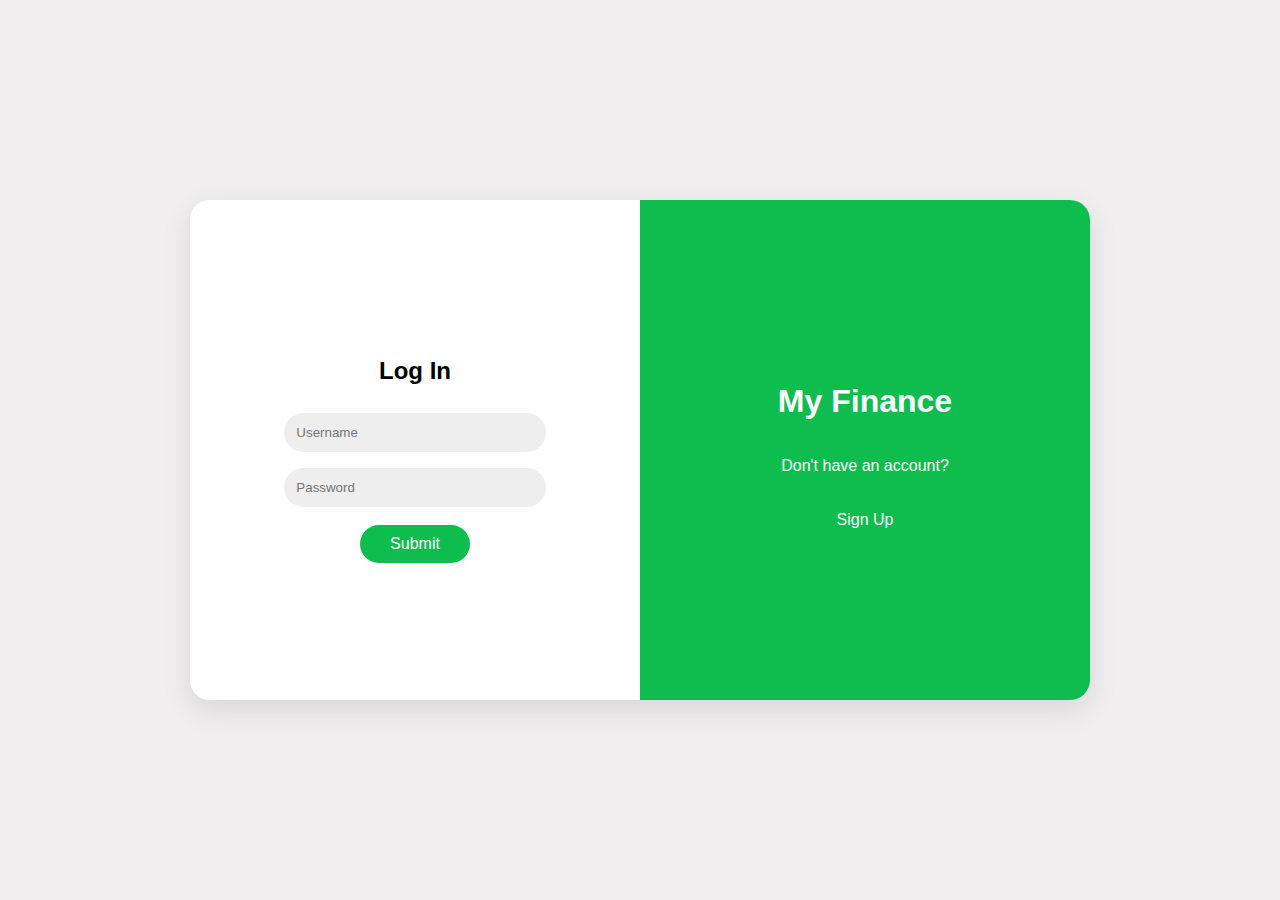
<file: public/index.html>
<!DOCTYPE html>
<html lang="en">
<head>
    <meta charset="UTF-8">
    <meta name="viewport" content="width=device-width, initial-scale=1.0">
    <title>My Finance App</title>
    <link rel="stylesheet" href="../src/css/login.css">
</head>
<body>
    <div class="container" id="container">
        <!-- Sign Up Form -->
        <div class="form-container sign-up-container">
          <form>
            <h2>Sign Up</h2>
            <input type="text" placeholder="Your Name" />
            <input type="email" placeholder="Email" />
            <input type="text" placeholder="Username" />
            <input type="password" placeholder="Password" />
            <input type="password" placeholder="Repeat Password" />
            <button type="button" onclick="window.location.href='homepage/home.html'">Submit</button>
          </form>
        </div>
    
        <!-- Log In Form -->
        <div class="form-container sign-in-container">
          <form>
            <h2>Log In</h2>
            <input type="text" placeholder="Username" />
            <input type="password" placeholder="Password" />
            <button type="button" onclick="window.location.href='homepage/home.html'">Submit</button>
          </form>
        </div>
    
        <!-- Overlay -->
        <div class="overlay-container">
          <div class="overlay">
            <div class="overlay-panel overlay-left">
              <h1>My Finance</h1>
              <p>Already have an account?</p>
              <button type="ghost" id="switchToLogin">Login</button>
            </div>
            <div class="overlay-panel overlay-right">
              <h1>My Finance</h1>
              <p>Don't have an account?</p>
              <button class="ghost" id="switchToSignUp">Sign Up</button>
            </div>
          </div>
        </div>
      </div>
    


    <script src="../src/Js/script.js"></script>
</body>
</html>
</file>
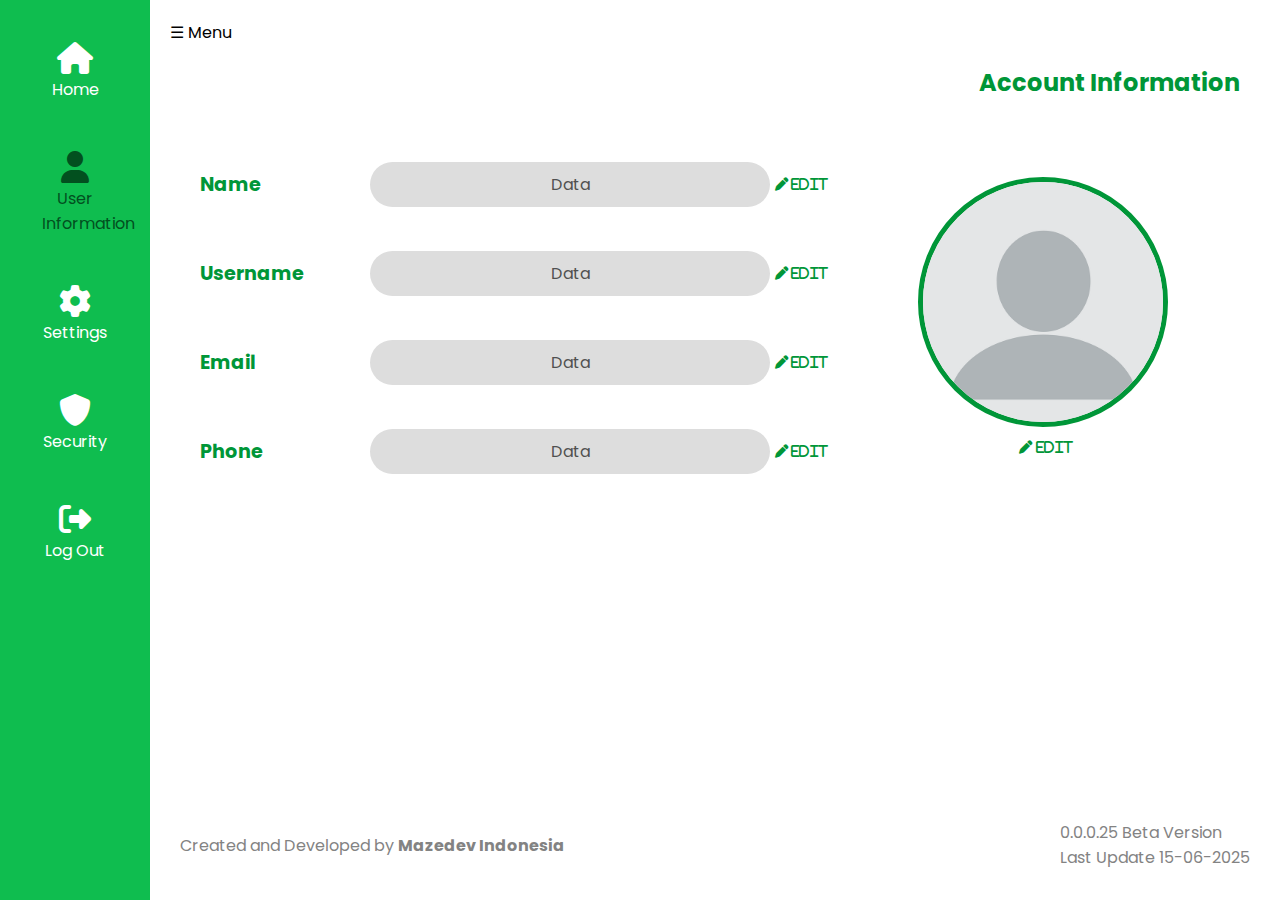
<file: public/settings/settings.html>
<!DOCTYPE html>
<html lang="en">
<head>
    <meta charset="UTF-8">
    <meta name="viewport" content="width=device-width, initial-scale=1.0">
    <title>My Finance | Settings</title>
    <link rel="stylesheet" href="../../src/css/style.css">
    <link rel="preconnect" href="https://fonts.googleapis.com">
    <link rel="preconnect" href="https://fonts.googleapis.com">
    <link rel="preconnect" href="https://fonts.gstatic.com" crossorigin>
    <link href="https://fonts.googleapis.com/css2?family=Poppins:ital,wght@0,100;0,200;0,300;0,400;0,500;0,600;0,700;0,800;0,900;1,100;1,200;1,300;1,400;1,500;1,600;1,700;1,800;1,900&display=swap" rel="stylesheet">
    <link rel="stylesheet" href="https://cdnjs.cloudflare.com/ajax/libs/font-awesome/6.5.0/css/all.min.css">
</head>
<body>
    <div class="container">
        <div class="sideNav">
            <nav>
                <ul>
                    <li><a class="menu" href="../homepage/home.html">
                        <i class="fa-solid fa-house fa-2x"></i>
                        <br>Home
                        </a>
                    </li>
                    <li><a class="menu menu-active" href="#" onclick="showContent('user-information')">
                        <i class="fa-solid fa-user fa-2x"></i>
                        <br>User Information
                        </a>
                    </li>
                    <li><a class="menu" href="#" onclick="showContent('settings')">
                        <i class="fa-solid fa-gear fa-2x"></i>
                        <br>Settings
                        </a>
                    </li>
                    <li><a class="menu" href="#" onclick="showContent('security')">
                        <i class="fa-solid fa-shield fa-2x"></i>
                        <br>Security
                        </a>
                    </li>
                    <li><a class="menu" href="#" onclick="logout()">
                        <i class="fa-solid fa-right-from-bracket fa-2x"></i>
                        <br>Log Out
                        </a>
                    </li>
                </ul>
            </nav>

        </div>
        <div class="content">
            <div class="hamburger" onclick="toggleNav()">☰ Menu</div>
            <!-- Content Account Information -->
             <div class="account-information" id="user-information">
                <div class="title">
                    <h2>Account Information</h2>
                 </div>
                 <div class="content-account">
                    <div class="setting-account">
                        <div class="info">
                            <div class="label">
                                <label for="">Name</label>
                            </div>
                            <div class="data">
                                <div class="data-card">
                                    <span>Data</span>
                                </div>
                            </div>
                            <button class="edit-button"><i class="fa-solid fa-pen"> Edit</i></button>
                        </div>
                        <div class="info">
                            <div class="label">
                                <label for="">Username</label>
                            </div>
                            <div class="data">
                                <div class="data-card">
                                    <span>Data</span>
                                </div>
                            </div>
                            <button class="edit-button"><i class="fa-solid fa-pen"> Edit</i></button>
                        </div>
                        <div class="info">
                            <div class="label">
                                <label for="">Email</label>
                            </div>
                            <div class="data">
                                <div class="data-card">
                                    <span>Data</span>
                                </div>
                            </div>
                            <button class="edit-button"><i class="fa-solid fa-pen"> Edit</i></button>
                        </div>
                        <div class="info">
                            <div class="label">
                                <label for="">Phone</label>
                            </div>
                            <div class="data">
                                <div class="data-card">
                                    <span>Data</span>
                                </div>
                            </div>
                            <button class="edit-button"><i class="fa-solid fa-pen"> Edit</i></button>
                        </div>
                    </div>
                    <div class="userprofile">
                        <div class="image-profile">
                            <img src="../../src/img/noprofile.png" alt="No Profile Picture">
                        </div>
                        <div class="edit-image">
                            <button class="edit-button"><i class="fa-solid fa-pen"> Edit</i></button>
                        </div>
                    </div>
                 </div>
             </div>
             
             <!-- Content Settings -->
              <div class="settings" id="settings">
                <div class="title">
                    <h2>Settings</h2>
                </div>
                <div class="content-settings">
                    <div class="info">
                        <div class="label">
                            <label for="">Language</label>
                        </div>
                        <div class="data">
                            <div class="data-card">
                                <span>Data</span>
                            </div>
                        </div>
                        <button class="edit-button"><i class="fa-solid fa-pen"> Edit</i></button>
                    </div>
                    <div class="info">
                        <div class="label">
                            <label for="">Date Type</label>
                        </div>
                        <div class="data">
                            <div class="data-card">
                                <span>Data</span>
                            </div>
                        </div>
                        <button class="edit-button"><i class="fa-solid fa-pen"> Edit</i></button>
                    </div>
                    <div class="info">
                        <div class="label">
                            <label for="">Currency</label>
                        </div>
                        <div class="data">
                            <div class="data-card">
                                <span>Data</span>
                            </div>
                        </div>
                        <button class="edit-button"><i class="fa-solid fa-pen"> Edit</i></button>
                    </div>
                    <div class="info">
                        <div class="label">
                            <label for="">Display Profile Picture</label>
                        </div>
                        <div class="data">
                            <div class="radio-button">
                                <input type="radio" name="yes" value="yes">
                                <label for="yes">Yes</label>
                                <input type="radio" name="no" value="no">
                                <label for="no">No</label>
                            </div>
                        </div>
                    </div>
                </div>
              </div>

              <!-- Security -->
               <div class="security" id="security">
                <div class="title">
                    <h2>Security</h2>
                </div>
                <div class="content-security">
                    <div class="info">
                        <div class="label">
                            <label for="">Password</label>
                        </div>
                        <div class="data">
                            <div class="data-card">
                                <span>Data</span>
                            </div>
                            <button class="edit-button">Change Password</button>
                        </div>
                        <button class="edit-button"><i class="fa-solid fa-pen"> Edit</i></button>
                    </div>
                </div>
               </div>
            
            <!-- Footer -->
            <div class="footer">
                <div class="developer">
                    <span>Created and Developed by <b>Mazedev Indonesia</b></span>
                </div>
                <div class="appVersion">
                    <div class="version">
                        <span>0.0.0.25 Beta Version</span>
                    </div>
                    <div class="last-update">
                        <span>Last Update 15-06-2025</span>
                    </div>
                </div>
            </div>
        </div>
    </div>
    <script src="../../src/Js/script.js"></script>
    <script>
        // Content switcher
        document.addEventListener('DOMContentLoaded', function () {
        function showContent(contentId) {
            const contents = document.querySelectorAll('.account-information, .settings, .security');
            contents.forEach(content => content.style.display = 'none');

            const target = document.getElementById(contentId);
            if (target) {
            target.style.display = 'block';
            }

            const menuLinks = document.querySelectorAll('.sideNav .menu');
            menuLinks.forEach(link => link.classList.remove('menu-active'));

            const clickedLink = [...menuLinks].find(link =>
            link.getAttribute('onclick')?.includes(contentId)
            );
            if (clickedLink) {
            clickedLink.classList.add('menu-active');
            }

            localStorage.setItem('activeSettingsSection', contentId);
        }

        // Ambil dari localStorage atau fallback ke default
        const savedSection = localStorage.getItem('activeSettingsSection') || 'account-information';

        // Cek apakah elemen target ada, baru tampilkan
        if (document.getElementById(savedSection)) {
            showContent(savedSection);
        } else {
            showContent('user-information'); // fallback final
        }

        // Global exposure
        window.showContent = showContent;
        });


        function logout() {
        // Hapus localStorage yang digunakan untuk menu aktif
        localStorage.removeItem('activeSettingsSection');

        // Redirect ke halaman login (atau homepage), misalnya:
        window.location.href = "../index.html"; // Ganti sesuai URL login kamu
        }
    </script>
<script>
    const hamburger = document.querySelector('.hamburger');
    const sideNav = document.querySelector('.sideNav');
  
    function toggleNav() {
      if (sideNav.style.display === 'block') {
        sideNav.style.display = 'none';
      } else {
        sideNav.style.display = 'block';
      }
    }
  
    // Tutup sideNav jika klik di luar sideNav dan hamburger
    document.addEventListener('click', function(event) {
      const isClickInsideNav = sideNav.contains(event.target);
      const isClickOnHamburger = hamburger.contains(event.target);
  
      if (!isClickInsideNav && !isClickOnHamburger && window.innerWidth <= 768) {
        sideNav.style.display = 'none';
      }
    });
  </script>
     
</body>
</html>
</file>
<file: src/css/login.css>
* {
    box-sizing: border-box;
  }
  
  body {
    background: #f0eeee;
    display: flex;
    justify-content: center;
    align-items: center;
    height: 100vh;
    margin: 0;
    font-family: 'Segoe UI', sans-serif;
  }
  
  .container {
    position: relative;
    width: 900px;
    max-width: 100%;
    height: 500px;
    background: #fff;
    border-radius: 20px;
    overflow: hidden;
    box-shadow: 0 10px 30px rgba(0, 0, 0, 0.1);
  }
  
  .form-container {
    position: absolute;
    top: 0;
    height: 100%;
    transition: all 0.6s ease-in-out;
    display: flex;
    align-items: center;
    justify-content: center;
    flex-direction: column;
    padding: 0 50px;
    background-color: white;
    width: 50%;
  }
  
  .sign-in-container {
    left: 0;
    z-index: 2;
  }
  
  .sign-up-container {
    left: 0;
    opacity: 0;
    z-index: 1;
  }
  
  .container.right-panel-active .sign-in-container {
    transform: translateX(100%);
    opacity: 0;
    z-index: 1;
  }
  
  .container.right-panel-active .sign-up-container {
    transform: translateX(100%);
    opacity: 1;
    z-index: 2;
  }
  
  form {
    background-color: white;
    display: flex;
    flex-direction: column;
    align-items: center;
    text-align: center;
  }
  
  input {
    background-color: #eee;
    border: none;
    padding: 12px;
    margin: 8px 0;
    width: 130%;
    border-radius: 20px;
  }
  
  button {
    margin-top: 10px;
    border-radius: 20px;
    border: none;
    background-color: #0fbd4f;
    color: white;
    font-size: 16px;
    padding: 10px 30px;
    cursor: pointer;
    transition: background-color 0.3s ease;
  }
  
  button:hover {
    background-color: #0aa142;
  }
  
  .overlay-container {
    position: absolute;
    top: 0;
    left: 50%;
    width: 50%;
    height: 100%;
    overflow: hidden;
    transition: transform 0.6s ease-in-out;
    z-index: 100;
  }
  
  .overlay {
    background: #0fbd4f;
    color: white;
    position: relative;
    left: -100%;
    height: 100%;
    width: 200%;
    transform: translateX(0);
    transition: transform 0.6s ease-in-out;
    display: flex;
    justify-content: center;
    align-items: center;
  }
  
  .container.right-panel-active .overlay-container {
    transform: translateX(-100%);
  }
  
  .container.right-panel-active .overlay {
    transform: translateX(50%);
  }
  
  .overlay-panel {
    position: absolute;
    display: flex;
    flex-direction: column;
    justify-content: center;
    align-items: center;
    text-align: center;
    padding: 0 40px;
    height: 100%;
    width: 50%;
  }
  
  .overlay-panel.overlay-left {
    transform: none;
    left: 0;
  }
  
  .overlay-right {
    right: 0;
    transform: translateX(0);
  }
  
  a {
    color: #33d;
    text-decoration: none;
  }
</file>
<file: src/css/style.css>
@font-face {
  font-family: "Poppins";
  src: url(../fonts/poppins/Poppins-Regular.otf);
}

* {
  margin: 0;
  padding: 0;
  box-sizing: border-box;
  font-family: "Poppins", "Arial", sans-serif;
}

body {
  width: auto;
}

/* Section Header Styles */
.dashboard-header {
    background-color: #0fbd4f;
    color: white;
    padding: 30px 20px;
    border-bottom-left-radius: 40px;
    border-bottom-right-radius: 40px;
  }
  
  /* Top Bar */
  .dashboard-topbar {
    display: flex;
    justify-content: space-between;
    align-items: center;
    margin-bottom: 30px;
    position: fixed;
    top: 0;
    left: 0;
    right: 0;
    z-index: 1000;
    background-color: #0fbd4f;
    padding: 20px;
    border-bottom-left-radius: 40px;
    border-bottom-right-radius: 40px;
  }
  
  .user-greetings {
    display: flex;
    align-items: center;
    font-size: 1rem;
  }
  
  .user-greetings .icon {
    width: 24px;
    height: 24px;
    margin-right: 10px;
    border-radius: 100%;
  }
  
  .menu-icon .icon {
    width: 24px;
    height: 24px;
    cursor: pointer;
  }
  
/* Navbar */
.nav-menu {
  background-color: #02501f;
  color: white;
  position: absolute;
  top: 100%;
  width: 230px;
  right: 20px;
  padding: 10px 20px;
  border-radius: 8px;
  display: none;
  transition: all 0.3s ease-in-out;
  opacity: 0;
  pointer-events: none;
}

.nav-menu.show {
  display: block;
  opacity: 1;
  pointer-events: auto;
}

#financial-detail, 
#monthly-report, 
#your-plans, 
#financial-prediction{
  scroll-margin-top: 65px;
}

.nav-menu ul {
  list-style: none;
  margin: 0;
  padding: 0;
  text-align: center;
}

.nav-menu .menu {
  margin: 10px 0;
}

.nav-menu .menu-active {
  background-color: #009638;
  padding: 5px;
  border-radius: 20px;
  text-align: center;
}

.nav-menu .menu:hover {
  background-color: #009638;
  padding: 5px;
  border-radius: 20px;
  transition: .3s;
}

.nav-menu a {
  color: white;
  text-decoration: none;
}

.nav-menu .btn-logout:hover {
  background-color: crimson;
  padding: 5px;
  border-radius: 20px;
  transition: .3s;
}


  /* Balance Card */
  .balance-card {
    background-color: #fff;
    color: #0fbd4f;
    border-radius: 50px;
    padding: 30px 20px;
    text-align: center;
    width: 80%;
    max-width: 400px;
    margin: 0 auto;
    margin-top: 50px;
  }
  
  .balance-card .label {
    font-size: 0.9rem;
    margin-bottom: 10px;
  }
  
  .balance-card .balance {
    font-size: 2.5rem;
    font-weight: bold;
    margin: 0;
  }
  
  .manage-button {
    background: none;
    border: none;
    color: #0fbd4f;
    font-size: 0.9rem;
    margin: 10px 0;
    cursor: pointer;
  }
  
  .note {
    display: flex;
    justify-content: center;
    align-items: center;
    margin-top: 10px;
  }

  .note-text {
    color: #fff;
    font-size: 0.9rem;
    font-weight: bold;
  }

/* Popup CSS */
  .pop-up-content h2 {
    font-size: x-large;
  }
  .pop-up-card {
    z-index: 1001;
    position: fixed;
    top: 50%;
    left: 50%;
    transform: translate(-50%, -50%);
    width: 450px;
    height: 450px;
    background-color: #fff;
    box-shadow: 0 0 10px 5px #333;
    border-radius: 10%;
    display: flex;
    justify-content: center;
    text-align: center;
    transition: all .3s ease;
    padding: 38px 10px 10px 10px;
  }

  .close-btn {
    display: flex;
    align-items: center;
    justify-content: center;
    background-color: #ddd;
    color: #009638;
    padding: 7px;
    width: 30px;
    height: 30px;
    border-radius: 50%;
    border: none;
    position: absolute;
    top: 25px;
    right: 25px;
    cursor: pointer;
  }

  .pop-up-card h2 {
    color: #009638;
    margin-bottom: 25px;
  }

  .pop-up-content-switcher {
    display: flex;
    gap: 30px;
    text-align: center;
    justify-content: center;
    align-items: center;
  }

  .sbuttons {
    width: 80px;
    height: 30px;
    border: 2px #009638 solid;
    border-radius: 15px;
    color: #02501f;
    font-weight: bold;
    cursor: pointer;
  }

  .sbuttons-active {
    background-color: #009638;
    color: #fff;
  }

  .sbuttons:hover {
    background-color: #009638;
    color: #fff;
  }

.pop-up-content-main {
  margin-top: 15px;
}

  .form-container form{
    display: flex;
    align-items: center;
    text-align: center;
    flex-direction: column;
    gap: 1rem;
  }

  .single-input{
    width: 310px;
    padding: 10px;
    text-align: center;
    background-color: #ddd;
    border: none;
    border-radius: 5px;
  }

  .form-container button {
    padding: 7px;
    width: 100px;
    border-radius: 20px;
    color: #009638;
    border: 3px solid #009638;
    transition: .3s ease;
    cursor: pointer;
  }

  .form-container button:hover {
    background-color: #009638;
    color: #fff;
  }

  .input-row{
    display: flex;
    align-items: center;
    gap: 0.5rem;
  }

  .input-row label{
    width: 50px;
    text-align: left;
    color: #009638;
    font-weight: bold;
    white-space: nowrap;
  }

  .input-row input{
    width: 250px;
    padding: 10px;
    text-align: center;
    background-color: #ddd;
    border: none;
    border-radius: 5px;
  }

/*Section Financial Detail*/
.financial-detail {
  text-align: center;
  padding: 40px 20px;
}

.financial-detail h2 {
  font-size: 28px;
  color: #0fbd4f;
  margin-bottom: 30px;
}

.detail-cards {
  display: flex;
  flex-wrap: wrap;
  justify-content: center;
  gap: 80px;
}

.detail-card {
  display: flex;
  flex-direction: column;
  align-items: center;
  width: 150px;
}

.detail-title {
  font-weight: bold;
  color: #0fbd4f;
  margin-bottom: 10px;
}

.amount {
  font-weight: bold;
  color: #333;
}

/*Donut css*/
.donut {
  position: relative;
  width: 160px;
  height: 160px;
}

.donut svg {
  transform: rotate(-90deg);
}

.track {
  fill: none;
  stroke: #e6e6e6;
  stroke-width: 8;
}

.fill {
  fill: none;
  stroke: #0fbd4f;
  stroke-width: 12;
  stroke-linecap: round;
  stroke-dasharray: 376.99; /* 2πr = 2*π*30 ≈ 188.4 */
  stroke-dashoffset: calc(376.99 - (var(--percent) * 3.7699));
  transition: stroke-dashoffset 1s ease;
}

.donut-text {
  font-size: 24px;
  fill: #0fbd4f;
  font-weight: 600;
  transform: rotate(90deg); /* Mengembalikan posisi tulisan */
  transform-origin: center;
}

/*Balance Information Section Financial Detail*/
.balance-information {
  color: #0fbd4f;
  margin-top: 50px;
  display: flex;
  justify-content: space-between;
  align-items: center;
  padding: 16px 24px;
  margin-bottom: 24px;
}

.balance-information p {
  font-size: 16px;
  font-weight: 600;
  margin: 0;
}

.total-balance,
.net-balance {
  flex: 1;
  text-align: center;
}

/*Section Monthly report*/
.monthly-report{
  background-color: #009638;
  color: #fff;
  text-align: center;
  padding: 40px 20px;
}
.monthly-report h2 {
  font-size: 28px;
}
.report{
  display: flex;
  flex-wrap: wrap;
  align-items: center;
  justify-content: center;
  gap: 50px;
  margin-top: 30px;
}

/*Your Plans section*/
.your-plans {
  text-align: center;
  padding: 40px 20px;
}
.your-plans h2 {
  font-size: 28px;
  color: #0fbd4f;
  margin-bottom: 30px;
}
.toggle{
  display: flex;
  justify-content: space-between;
  align-items: center;
}

.tbutton {
  padding: 8px 16px;
  margin: 4px;
  border: none;
  background-color: #ccc;
  cursor: pointer;
}

.tbutton-active {
  background-color: #0fbd4f;
  color: white;
}

.information-table {
  max-height: 500px;
  margin-bottom: 30px;
  overflow-y: auto;
}

.detail-table {
  width: 100%;
  border-collapse: collapse;
  border: 4px solid green;
  table-layout: fixed;

}

.detail-table thead {
  background-color: green;
  color: white;
  text-align: center;
  position: sticky;
  top: 0;
  z-index: 1;
}

/* Ini penting: semua bagian table tetap display: table kecuali tbody */
.detail-table thead,
.detail-table tfoot {
  display: table;
  width: 100%;
  table-layout: fixed;
}

.detail-table thead th,
.detail-table tfoot td,
.detail-table tbody td {
  padding: 10px;
  text-align: center;
  border-bottom: 1px solid #ddd;
}

.detail-table tfoot {
  background-color: #f5f5f5;
  position: sticky;
  bottom: 0;
  z-index: 1;
}

.detail-table tfoot td {
  padding: 10px;
  font-weight: bold;
  background-color: #f5f5f5;
}

.scrollable-tbody {
  display: block;
  max-height: 300px;
  overflow-y: auto;
}

.scrollable-tbody tr {
  display: table;
  width: 100%;
  table-layout: fixed;
}

/* Tombol Delete */
.delete-button {
  background: none;
  border: none;
  color: red;
  font-size: 16px;
  cursor: pointer;
  margin-left: 8px;
}

.delete-button:hover {
  opacity: 0.7;
}

/* Baris Add More */
.add-more-row {
  background-color: #f5f5f5;
}

.add-more-button {
  background: none;
  border: none;
  color: green;
  font-size: 16px;
  font-weight: bold;
  cursor: pointer;
  padding: 10px;
}

.add-more-button:hover {
  opacity: 0.8;
}

.total-cost {
  color: #0fbd4f;
  font-weight: bold;
}

.budget-details{
  font-weight: bold;
  color: #009638;
}

.financial-prediction{
  justify-content: center;
  text-align: center;
  align-items: center;
  padding: 40px 20px;
  background-color: rgb(241, 241, 241);
}

.financial-prediction h2{
  font-size: 28px;
  color: #0fbd4f;
  margin-top: 30px;
  margin-bottom: 30px;
}

.financial-prediction-details {
  display: flex;
  justify-content: center;
  text-align: center;
  margin: 0 auto;
  gap: 40px;
}

.prediction-card {
  padding: 8px 16px;
  border-radius: 20px;
  color: white;
  font-weight: bold;
  text-align: center;
  margin-bottom: 10px;
}

.income {
  background-color: #0fbd4f;
}

.expenses {
  background-color: crimson;
}

.column {
  display: flex;
  flex-direction: column;
  justify-content: center;
  align-items: center;
  flex: 1;
}

.data-table {
  width: 70%;
  border-collapse: collapse;
  text-align: left;
  overflow-y: auto;
}

.nominal {
  text-align: right;
}

.income-table td {
  padding: 6px 0;
  border-bottom: 2px solid #0fbd4f;
}

.income-table th {
  color: #009638;
  padding: 6px 0;
  border-bottom: 2px solid #0fbd4f;
}

.expenses-table td {
  padding: 6px 0;
  border-bottom: 2px solid crimson;
}

.expenses-table th {
  color: crimson;
  padding: 6px 0;
  border-bottom: 2px solid crimson;
}

.calculacy-prediction {
  margin-top: 100px;
}

.calculacy-prediction span {
  font-weight: bold;
  color: #0fbd4f;
}

footer {
  background-color: #009638;
  color: white;
  justify-content: space-between;
  display: flex;
  padding: 40px 20px;
}

/* Settings page css */

.container{
  width: 100%;
  min-height: 100vh;
  display: flex;
}

.sideNav {
  min-height: 100vh;
  width: 150px;
  background-color: #0fbd4f;
  justify-content: center;
  align-items: center;
  text-align: center;
  margin-right: 20px;
  position: fixed;
}

.sideNav nav ul li {
  padding: 7px;
  margin: 35px;
  list-style: none;
}

.menu{
  text-decoration: none;
  color: white;
}

.menu-active{
  color: #02501f;
}

.menu:hover{
  color: #02501f;
}

.content{
  min-height: 100vh;
  margin-left: 150px;
  padding: 20px;
  flex: 1;
  display: flex;
  flex-direction: column;
  box-sizing: border-box;
}

.settings, .security {
  display: none;
}

.content .title {
  text-align: right;
  margin: 20px;
  color: #009638;
}

.footer {
  color: #838383;
  justify-content: space-between;
  align-items: center;
  display: flex;
  margin-top: auto;
  padding: 10px;
}

.info {
  display: flex;
  align-items: center;
  padding: 10px;
}

.info .label {
  width: 190px;
  padding: 20px;
  margin-right: 0px;
  font-weight: bold;
  font-size: larger;
  color: #009638;
}

.data-card {
  display: flex;
  justify-content: center;
  align-items: center;
  text-align: center;
  background-color: #ddd;
  color: #505050;
  width: 400px;
  height: 45px;
  border-radius: 50px;
}

.edit-button {
  margin-left: 5px;
  border: none;
  background-color: white;
  color: #009638;
}

.edit-button:hover {
  color: #02501f;
}

.content-account {
  display: flex;
  align-items: center;
  margin-top: 40px;
  gap: 70px;
}

.userprofile {
  padding: 10px;
  display: block;
  justify-content: center;
  text-align: center;
}

.userprofile .image-profile img {
  width: 250px;
  height: 250px;
  border: 5px solid #009638;
  border-radius: 100%;
}

.radio-button {
  display: flex;
  font-size: large;
  color: #009638;
  font-weight: 500;
}

.radio-button label {
  margin-right: 30px;
}

.content-security .data {
  text-align: center;
}

/* Media Querry */
/* Small devices (landscape phones, 576px and less) */
@media (max-width: 576px) {

  .balance-card {
    max-height: 150px;
  }

  .user-greetings {
    font-size: 0.6rem;
  }

  .balance-card .label {
    font-size: 0.7rem;
  }

  .balance-card .balance {
    font-size: 1.7rem;
  }
  
  .manage-button {
    font-size: 0.7rem;
  }

  .pop-up-content h2 {
    font-size: 1.3rem;
  }
  .pop-up-card {
    width: 350px;
  }

  .pop-up-card h2 {
    color: #009638;
    margin-bottom: 15px;
  }

  .form-container form{
    gap: 0.8rem;
  }

  .single-input{
    width: 250px;
  }

  .input-row{
    gap: 0.3rem;
  }

  .input-row label{
    width: 45px;
  }

  .input-row input{
    width: 200px;
  }

  /*Section Financial Detail*/
.detail-cards {
  gap: 40px;
}

.detail-title {
  font-weight: bold;
  color: #0fbd4f;
  margin-bottom: 5px;
}

/*Balance Information Section Financial Detail*/
.balance-information {
  margin-bottom: 5px;
}

.balance-information p {
  font-size: 0.8rem;
}

/* Monthly Report */
.report{
  display: flex;
  flex-wrap: wrap;
  align-items: center;
  justify-content: center;
  gap: 20px;
  margin-top: 30px;
  margin-bottom: 20px;
}

/* Planning details */
.tbutton {
  padding: 4px 8px;
  margin: 2px;
  width: 70px;
}

.information-table {
  margin-top: 8px;
  max-height: 500px;
}

.detail-table thead th,
.detail-table tfoot td,
.detail-table tbody td {
  padding: 5px;
  text-align: center;
  border-bottom: 1px solid #ddd;
  font-size: 0.8rem;
}

.detail-table tfoot td {
  padding: 5px;
}

/* Baris Add More */

.add-more-button {
  font-size: 1rem;
  padding: 7px;
}

/* Financial Prediction */
.financial-prediction-details {
  gap: 20px;
}

.data-table {
  font-size: 0.7rem;
}

.calculacy-prediction {
  margin-top: 50px;
}

.info .label {
  margin-right: 10px;
  width: 80px !important;
  font-size: 0.7rem !important;
}

.data-card {
  width: 165px !important;
  height: 30px !important;
  font-size: 0.7rem !important;
}

footer, .footer {
  font-size: 0.7rem;
}
}

/* Medium devices (tablets, 768px and up) */
@media (max-width: 768px) { 
  .container {
    flex-direction: column;
  }

  .content {
    margin-left: 0;
  }

  .sideNav {
    display: none;
    z-index: 2;
  }

  .hamburger {
    display: flex;
    width: 70px;
    border-radius: 40%;
    background-color: #0fbd4f;
    padding: 10px;
    color: white;
    font-size: 0.9rem;
    text-align: center;
    cursor: pointer;
    position: fixed;
  }

  .content-account {
    flex-direction: column;
    align-items: center;
    gap: 30px;
  }

  .userprofile {
    order: -1; /* supaya tampil di atas */
  }

  .userprofile .image-profile img {
    width: 150px;
    height: 150px;
  }

  .content h2 {
    font-size: 1rem;
  }

  .info .label {
    font-size: 0.8rem;
    width: 110px;
  }

  .data-card {
    width: 300px;
    height: 35px;
    font-size: 0.8rem;
  }

  .edit-button {
    font-size: 0.7rem;
  }
}

/*Large devices (desktops, 992px and up) */
@media (max-width: 992px) { 
}
</file>
